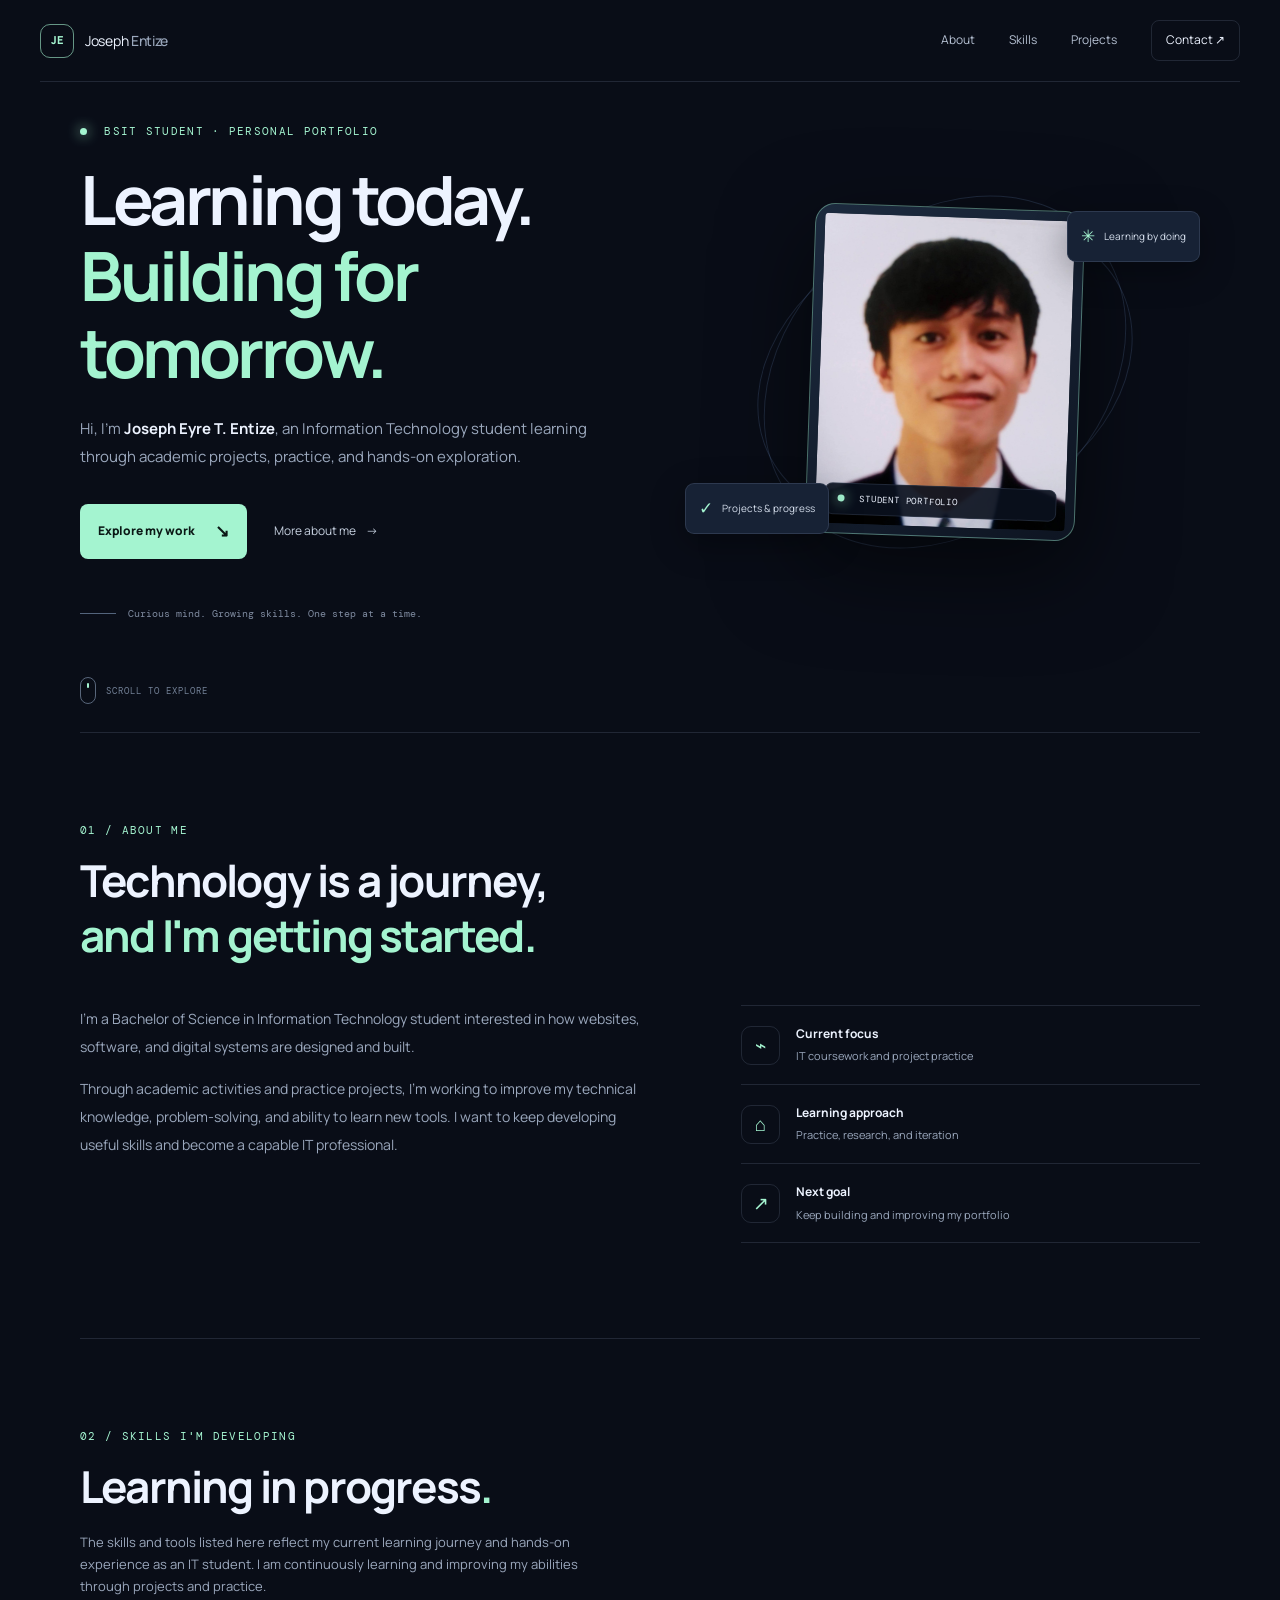
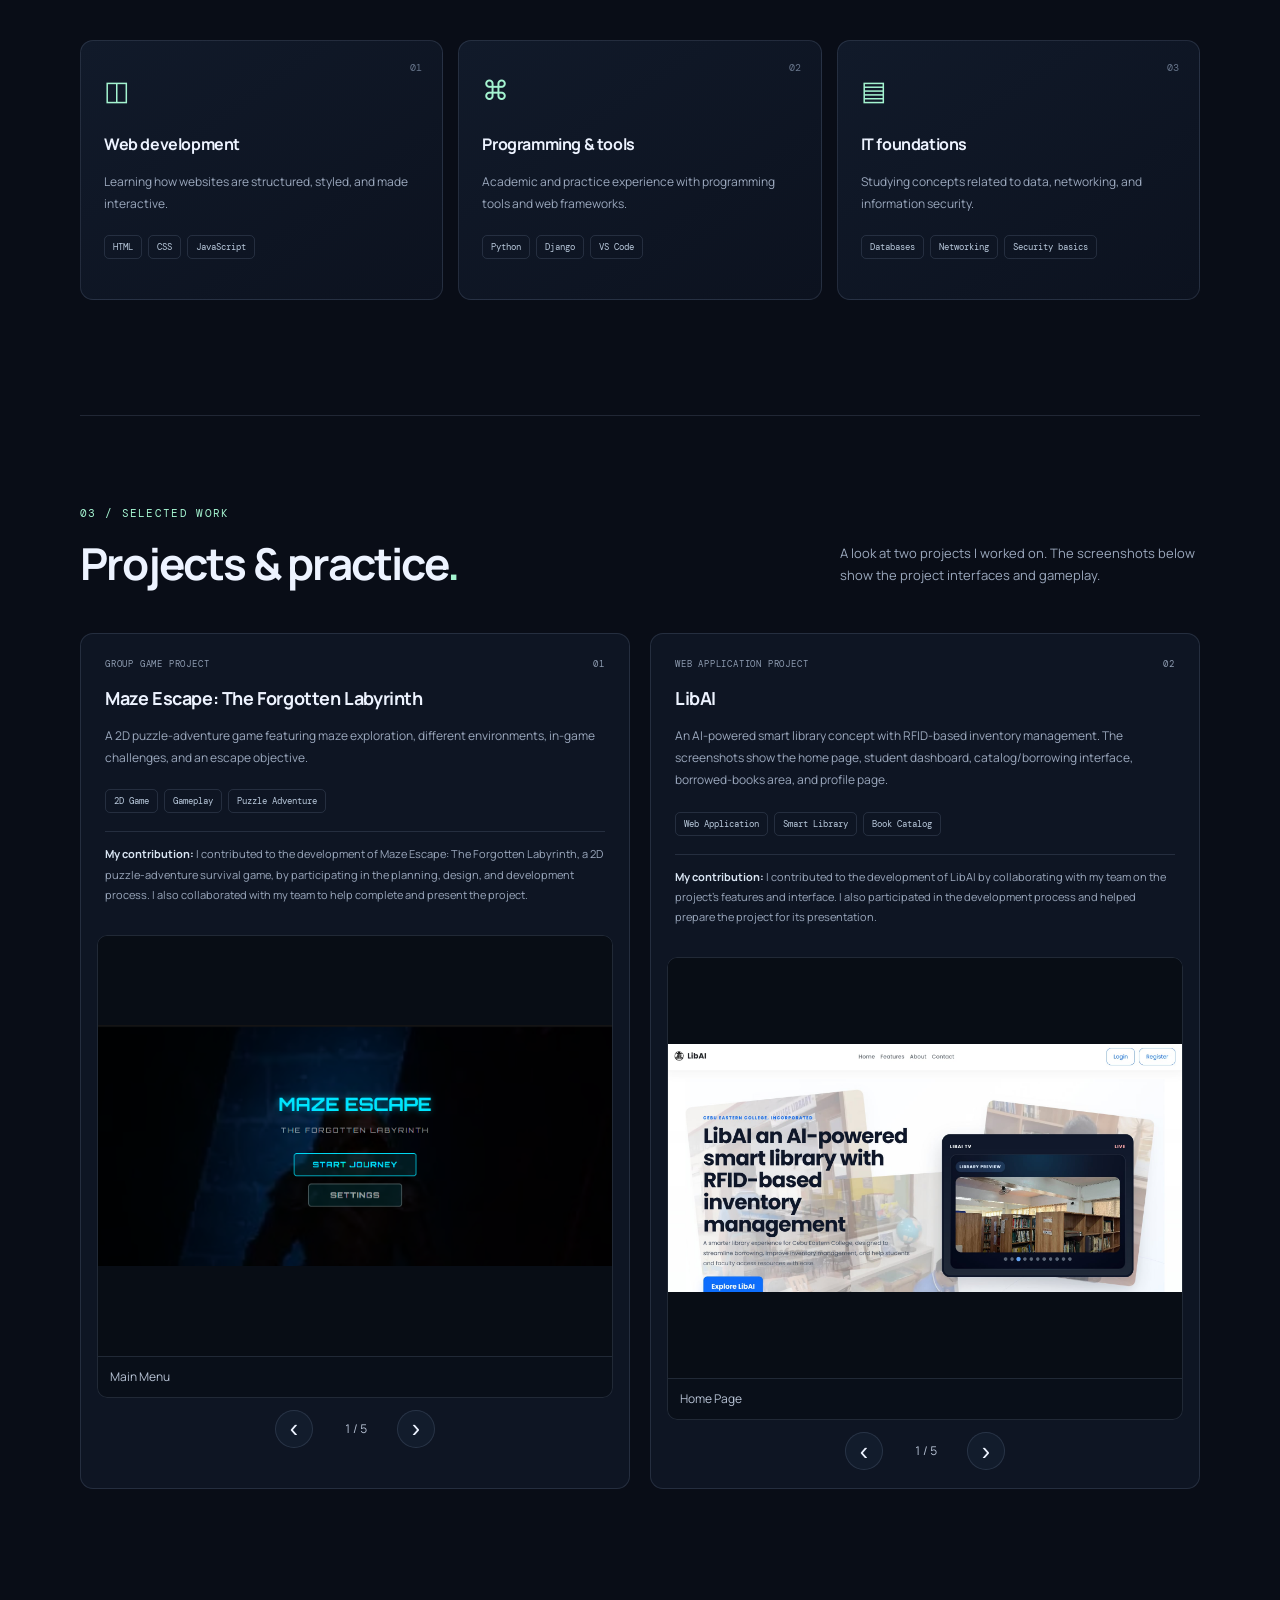
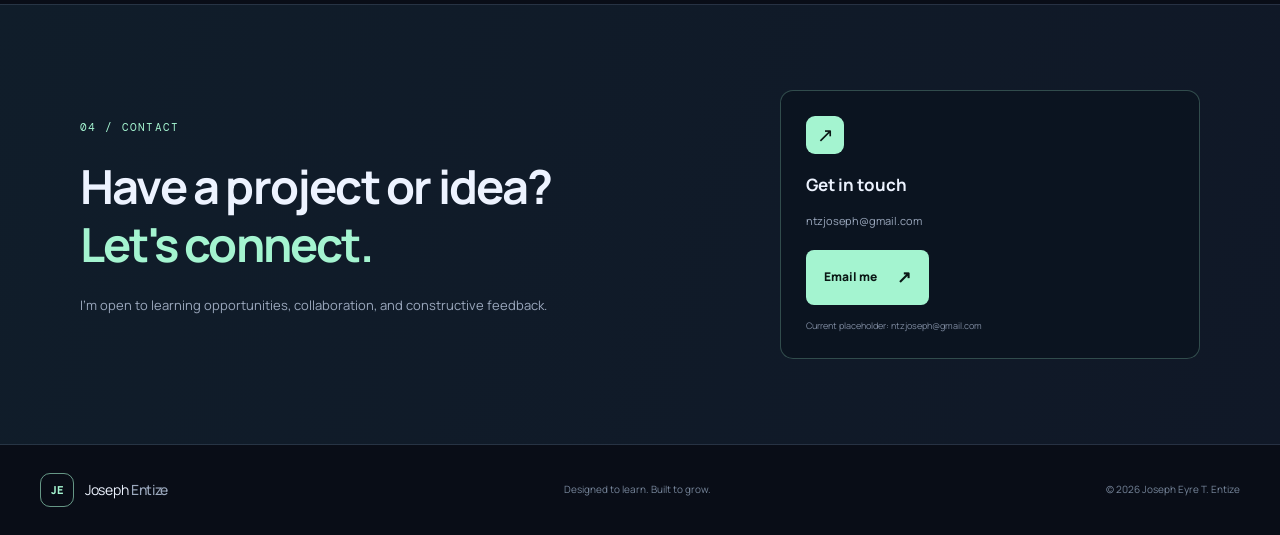
<file: index.html>
<!doctype html>
<html lang="en">
<head>
  <meta charset="utf-8">
  <meta name="viewport" content="width=device-width, initial-scale=1">
  <meta name="description" content="Student portfolio of Joseph Eyre T. Entize, an Information Technology student.">
  <title>Joseph Eyre T. Entize | Student Portfolio</title>
  <link rel="stylesheet" href="style.css">
  <script src="script.js" defer></script>
</head>
<body>
  <header class="site-header">
    <a class="brand" href="#home" aria-label="Go to home"><span class="brand-mark">JE</span><span>Joseph <b>Entize</b></span></a>
    <button class="menu-toggle" aria-label="Open navigation" aria-expanded="false">☰</button>
    <nav class="nav-links" aria-label="Main navigation">
      <a href="#about">About</a><a href="#skills">Skills</a><a href="#projects">Projects</a><a href="#contact" class="nav-contact">Contact ↗</a>
    </nav>
  </header>

  <main>
    <section class="hero section-wrap" id="home">
      <div class="hero-copy">
        <p class="eyebrow"><span class="status-dot"></span> BSIT STUDENT · PERSONAL PORTFOLIO</p>
        <h1>Learning today.<br><span>Building for tomorrow.</span></h1>
        <p class="hero-text">Hi, I'm <strong>Joseph Eyre T. Entize</strong>, an Information Technology student learning through academic projects, practice, and hands-on exploration.</p>
        <div class="hero-actions"><a class="button button-primary" href="#projects">Explore my work <span>↘</span></a><a class="text-link" href="#about">More about me <span>→</span></a></div>
        <div class="hero-note"><span class="note-line"></span><span>Curious mind. Growing skills. One step at a time.</span></div>
      </div>
      <div class="hero-visual">
        <div class="orbit orbit-a"></div><div class="orbit orbit-b"></div>
        <div class="profile-frame">
          <!-- Add your own photo: save it as images/profile-photo.jpg. See README.txt. -->
          <img class="profile-photo" src="Ma face.jpg" alt="Portrait of Joseph Eyre T. Entize" onerror="this.style.display='none';this.nextElementSibling.style.display='flex'">
          <div class="photo-placeholder"><span class="placeholder-icon">＋</span><b>Add your photo</b><small>Save your image as<br>images/profile-photo.jpg</small></div>
          <div class="photo-label"><span class="status-dot"></span> STUDENT PORTFOLIO</div>
        </div>
        <div class="floating-tag tag-top"><span>✳</span> Learning by doing</div>
        <div class="floating-tag tag-bottom"><span class="tag-check">✓</span> Projects & progress</div>
      </div>
      <a class="scroll-cue" href="#about"><span></span> SCROLL TO EXPLORE</a>
    </section>

    <section class="section-wrap section-block" id="about">
      <div class="section-heading"><p class="eyebrow">01 / ABOUT ME</p><h2>Technology is a journey,<br><span>and I'm getting started.</span></h2></div>
      <div class="about-grid">
        <div class="about-intro">
          <!-- EDIT THIS: Replace these paragraphs with a true description in your own words. -->
          <p>I'm a Bachelor of Science in Information Technology student interested in how websites, software, and digital systems are designed and built.</p>
          <p>Through academic activities and practice projects, I'm working to improve my technical knowledge, problem-solving, and ability to learn new tools. I want to keep developing useful skills and become a capable IT professional.</p>
        </div>
        <div class="about-facts">
          <div class="fact"><span class="fact-icon">⌁</span><div><b>Current focus</b><small>IT coursework and project practice</small></div></div>
          <div class="fact"><span class="fact-icon">⌂</span><div><b>Learning approach</b><small>Practice, research, and iteration</small></div></div>
          <div class="fact"><span class="fact-icon">↗</span><div><b>Next goal</b><small>Keep building and improving my portfolio</small></div></div>
        </div>
      </div>
    </section>

    <section class="section-wrap section-block" id="skills">
      <div class="section-heading"><p class="eyebrow">02 / SKILLS I'M DEVELOPING</p><h2>Learning in progress<span>.</span></h2><p class="section-subtitle">The skills and tools listed here reflect my current learning journey and hands-on experience as an IT student. I am continuously learning and improving my abilities through projects and practice.</p></div>
      <div class="skills-grid">
        <article class="skill-card"><span class="skill-number">01</span><div class="skill-symbol">◫</div><h3>Web development</h3><p>Learning how websites are structured, styled, and made interactive.</p><div class="skill-tags"><span>HTML</span><span>CSS</span><span>JavaScript</span></div></article>
        <article class="skill-card"><span class="skill-number">02</span><div class="skill-symbol">⌘</div><h3>Programming & tools</h3><p>Academic and practice experience with programming tools and web frameworks.</p><div class="skill-tags"><span>Python</span><span>Django</span><span>VS Code</span></div></article>
        <article class="skill-card"><span class="skill-number">03</span><div class="skill-symbol">▤</div><h3>IT foundations</h3><p>Studying concepts related to data, networking, and information security.</p><div class="skill-tags"><span>Databases</span><span>Networking</span><span>Security basics</span></div></article>
      </div>
      <p class="small-reminder"></p>
    </section>

    <section class="section-wrap section-block" id="projects">
      <div class="section-heading project-heading"><div><p class="eyebrow">03 / SELECTED WORK</p><h2>Projects & practice<span>.</span></h2></div><p class="section-subtitle">A look at two projects I worked on. The screenshots below show the project interfaces and gameplay.</p></div>
      <div class="projects-grid">
        <article class="project-card">
          <div class="project-info"><div class="project-meta"><span>GROUP GAME PROJECT</span><span>01</span></div><h3>Maze Escape: The Forgotten Labyrinth</h3><p>A 2D puzzle-adventure game featuring maze exploration, different environments, in-game challenges, and an escape objective.</p><div class="project-tags"><span>2D Game</span><span>Gameplay</span><span>Puzzle Adventure</span></div><p class="project-contribution"><b>My contribution:</b> I contributed to the development of Maze Escape: The Forgotten Labyrinth, a 2D puzzle-adventure survival game, by participating in the planning, design, and development process. I also collaborated with my team to help complete and present the project.</p></div>
          <div class="project-slider" data-slider="maze-gallery" aria-label="Maze Escape screenshots">
            <div class="project-gallery">
              <figure><img src="main-menu.png" alt="Maze Escape main menu"><figcaption>Main Menu</figcaption></figure>
              <figure><img src="gameplay.png" alt="Maze Escape gameplay view"><figcaption>Gameplay</figcaption></figure>
              <figure><img src="special-feature.png" alt="Maze Escape Frozen Snowland level"><figcaption>Special Feature / Level</figcaption></figure>
              <figure><img src="ending.png" alt="Maze Escape ending sequence"><figcaption>Ending Sequence</figcaption></figure>
              <figure><img src="completed-level.png" alt="Maze Escape level completion screen"><figcaption>Completed Level</figcaption></figure>
            </div>
            <div class="slider-controls"><button type="button" class="slider-btn" data-direction="prev" aria-label="Previous Maze Escape screenshot">‹</button><span class="slider-count" aria-live="polite">1 / 5</span><button type="button" class="slider-btn" data-direction="next" aria-label="Next Maze Escape screenshot">›</button></div>
          </div>
        </article>
        <article class="project-card">
          <div class="project-info"><div class="project-meta"><span>WEB APPLICATION PROJECT</span><span>02</span></div><h3>LibAI</h3><p>An AI-powered smart library concept with RFID-based inventory management. The screenshots show the home page, student dashboard, catalog/borrowing interface, borrowed-books area, and profile page.</p><div class="project-tags"><span>Web Application</span><span>Smart Library</span><span>Book Catalog</span></div><p class="project-contribution"><b>My contribution:</b> I contributed to the development of LibAI by collaborating with my team on the project's features and interface. I also participated in the development process and helped prepare the project for its presentation.</p></div>
          <div class="project-slider" data-slider="libai-gallery" aria-label="LibAI screenshots">
            <div class="project-gallery">
              <figure><img src="home-page.jpg" alt="LibAI home page"><figcaption>Home Page</figcaption></figure>
              <figure><img src="main-interface.jpg" alt="LibAI main interface"><figcaption>Main Interface</figcaption></figure>
              <figure><img src="borrowing-page.jpg" alt="LibAI borrowing page"><figcaption>Borrowing Page</figcaption></figure>
              <figure><img src="borrowed-books-page.jpg" alt="LibAI borrowed books page"><figcaption>Borrowed Books</figcaption></figure>
              <figure><img src="profile-page-redacted.jpg" alt="LibAI profile page with personal details obscured"><figcaption>Profile Page</figcaption></figure>
            </div>
            <div class="slider-controls"><button type="button" class="slider-btn" data-direction="prev" aria-label="Previous LibAI screenshot">‹</button><span class="slider-count" aria-live="polite">1 / 5</span><button type="button" class="slider-btn" data-direction="next" aria-label="Next LibAI screenshot">›</button></div>
          </div>
        </article>
      </div>
      <p class="project-reminder"></p>
    </section>

    <section class="contact-section" id="contact"><div class="section-wrap contact-inner"><div><p class="eyebrow">04 / CONTACT</p><h2>Have a project or idea?<br><span>Let's connect.</span></h2><p class="contact-copy">I'm open to learning opportunities, collaboration, and constructive feedback.</p></div><div class="contact-panel"><span class="contact-icon">↗</span><h3>Get in touch</h3><p>ntzjoseph@gmail.com</p><a class="button button-primary" href="mailto:YOUR_EMAIL@example.com">Email me <span>↗</span></a><small>Current placeholder: ntzjoseph@gmail.com</small></div></div></section>
  </main>
  <footer class="site-footer"><a class="brand" href="#home"><span class="brand-mark">JE</span><span>Joseph <b>Entize</b></span></a><p>Designed to learn. Built to grow.</p><span>© <span id="year">2026</span> Joseph Eyre T. Entize</span></footer>
</body>
</html>
</file>
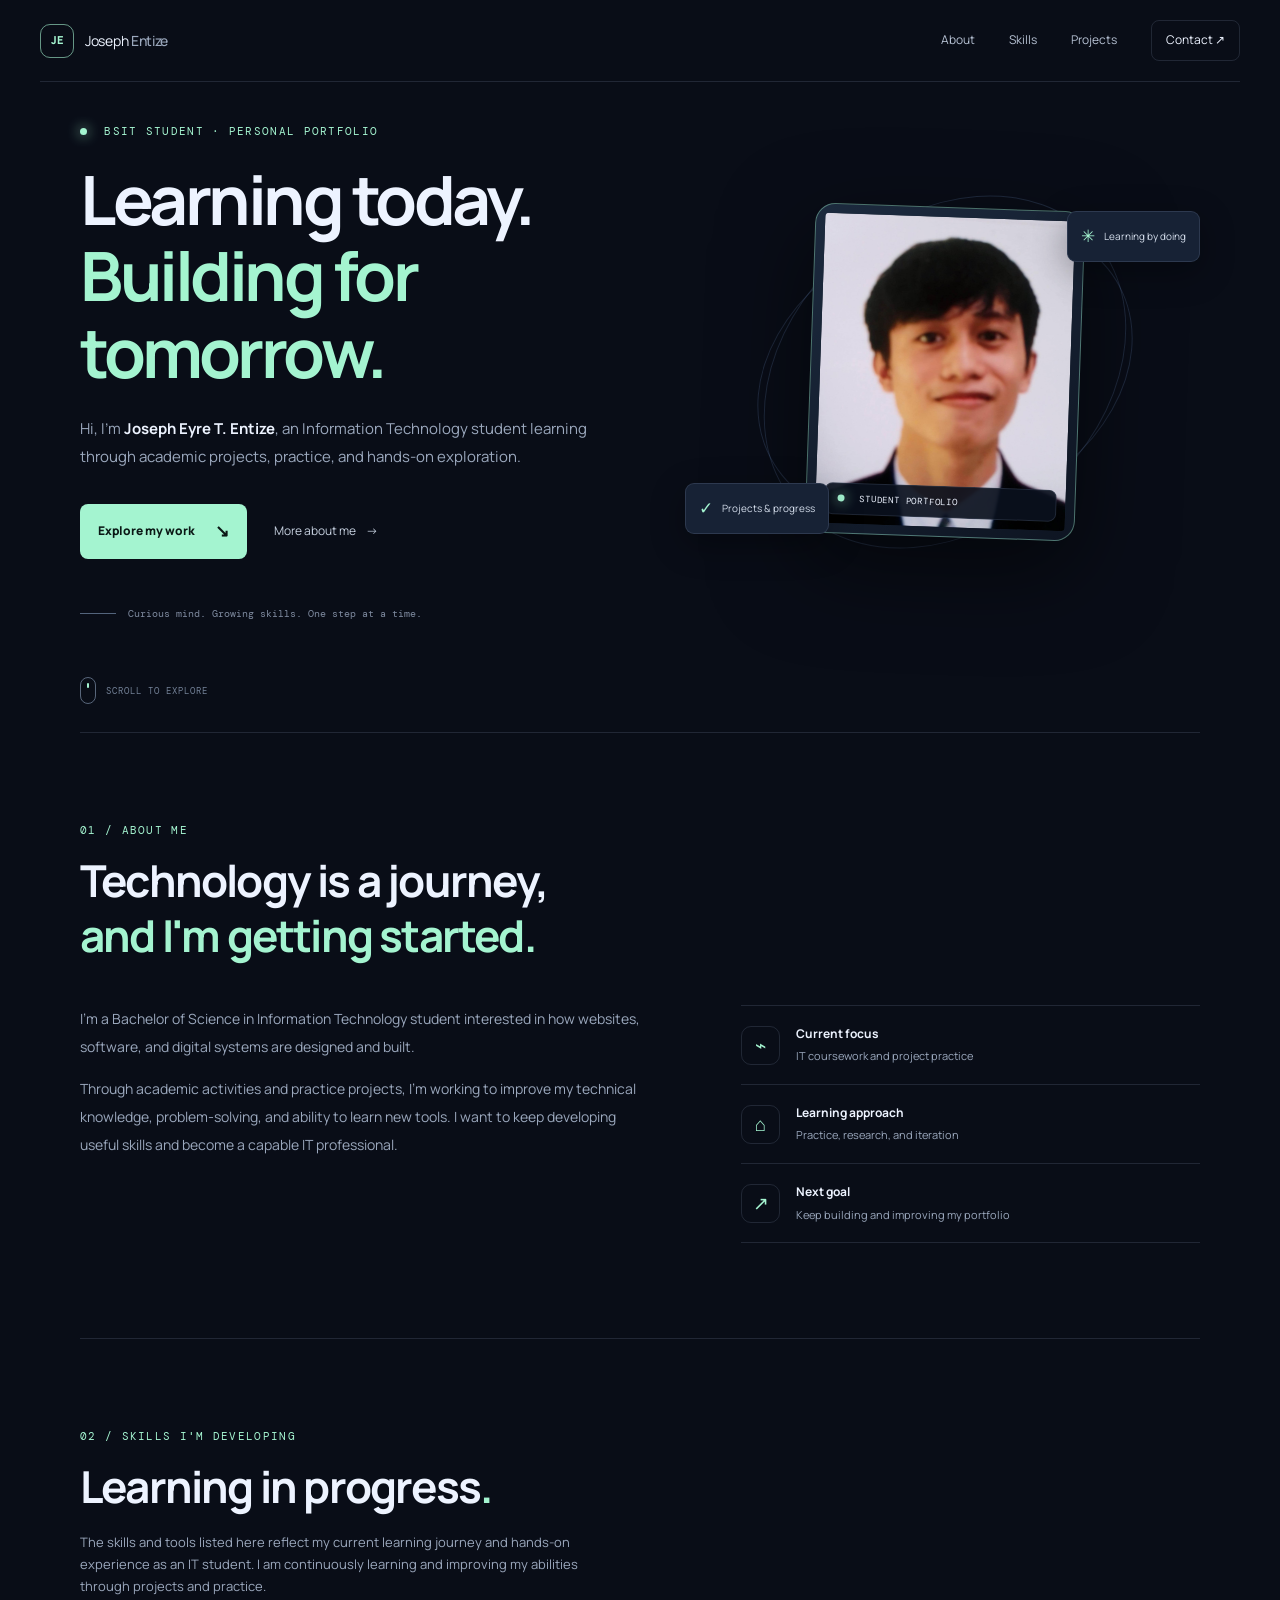
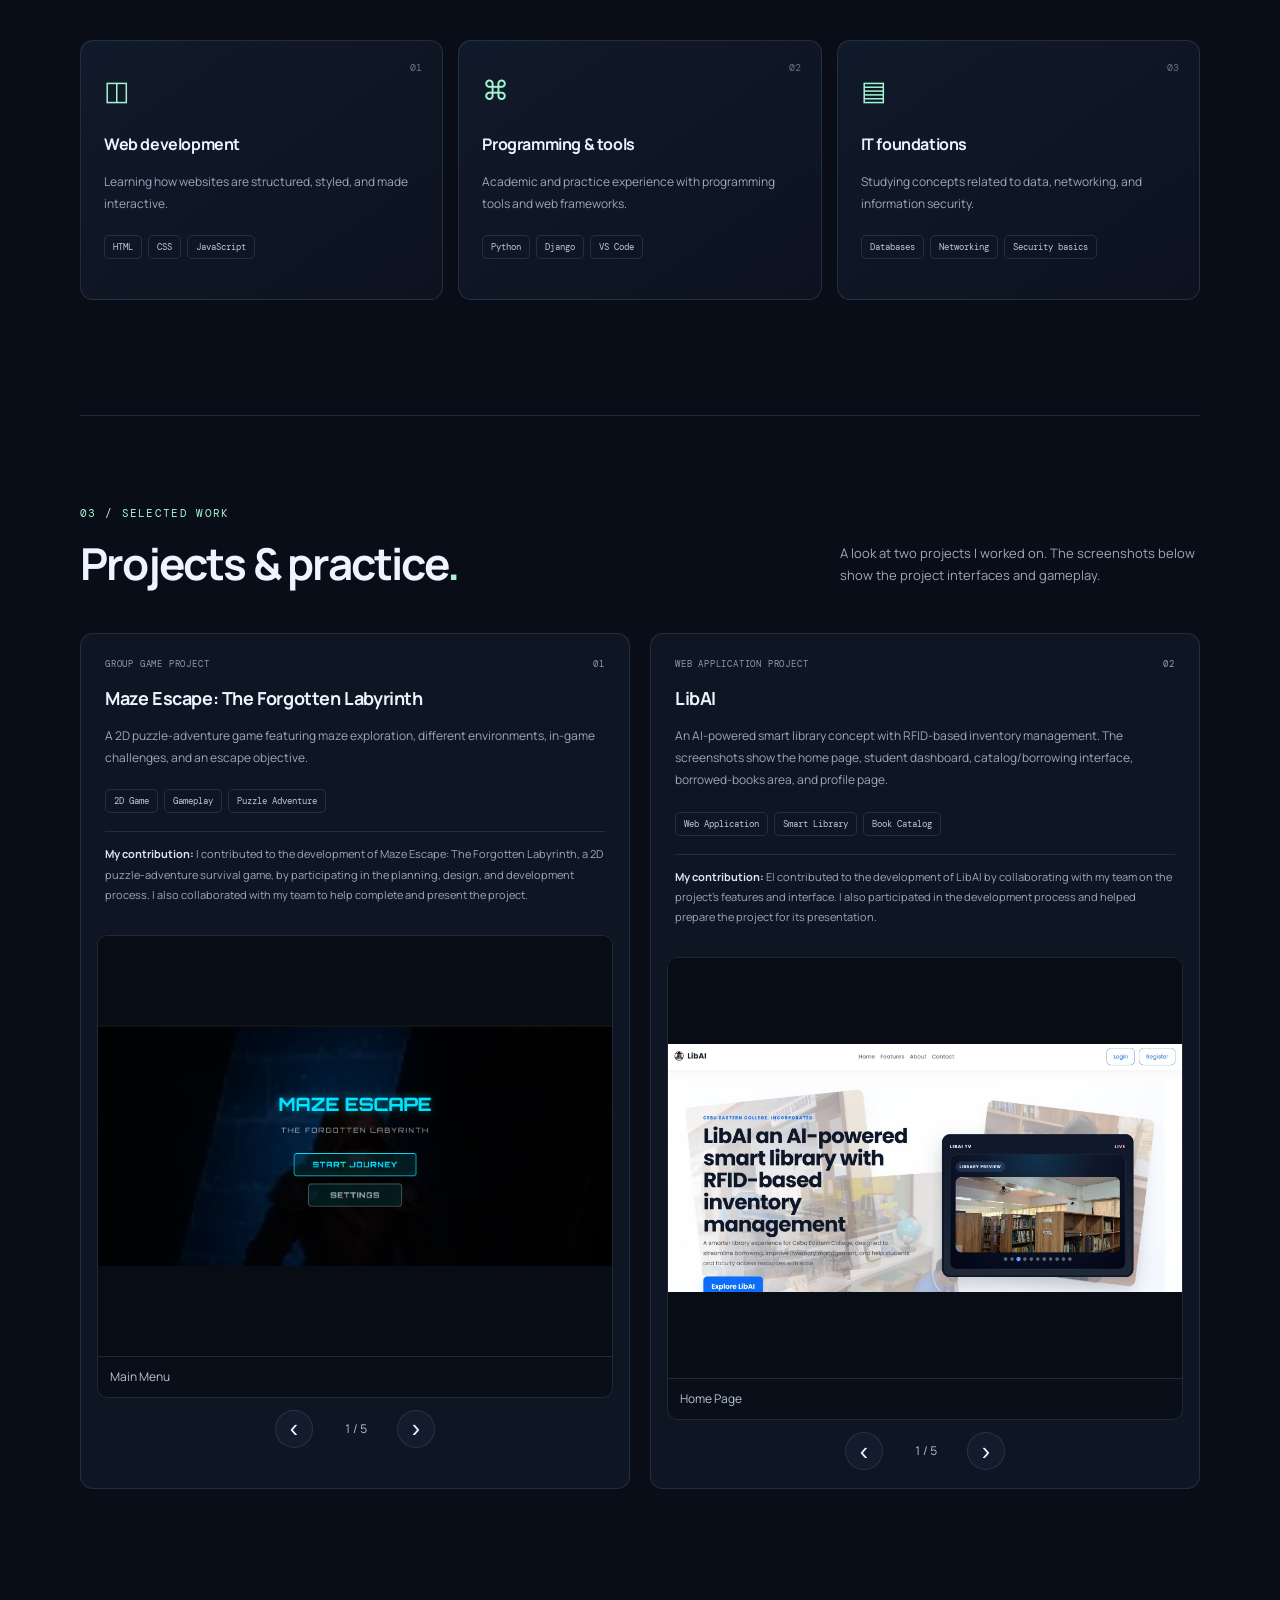
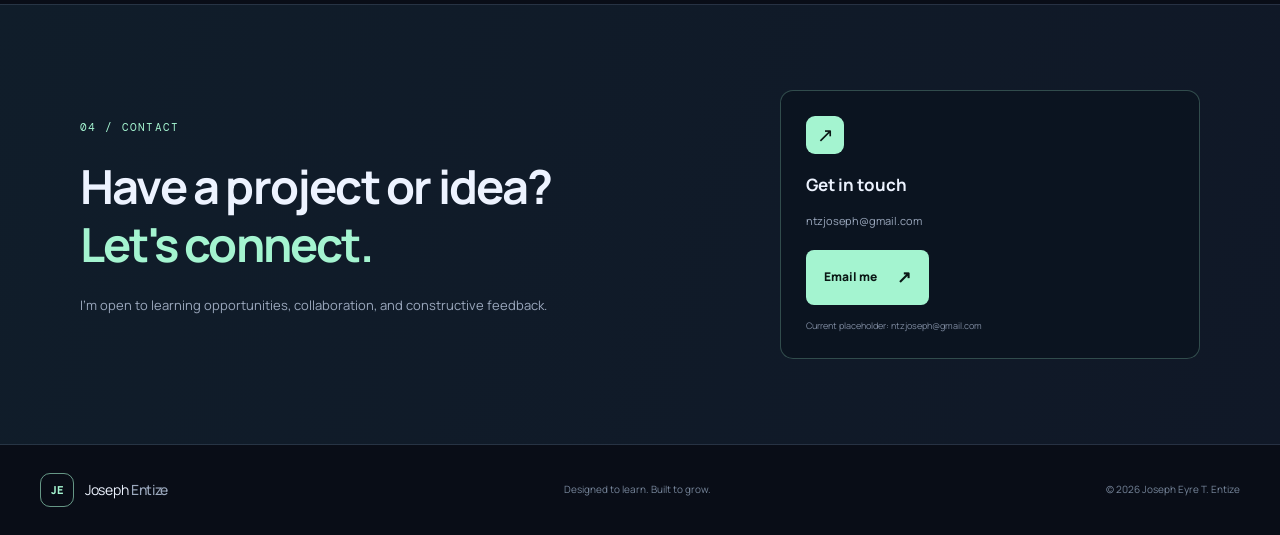
<file: Joseph-Portfolio/index.html>
<!doctype html>
<html lang="en">
<head>
  <meta charset="utf-8">
  <meta name="viewport" content="width=device-width, initial-scale=1">
  <meta name="description" content="Student portfolio of Joseph Eyre T. Entize, an Information Technology student.">
  <title>Joseph Eyre T. Entize | Student Portfolio</title>
  <link rel="stylesheet" href="style.css">
  <script src="script.js" defer></script>
</head>
<body>
  <header class="site-header">
    <a class="brand" href="#home" aria-label="Go to home"><span class="brand-mark">JE</span><span>Joseph <b>Entize</b></span></a>
    <button class="menu-toggle" aria-label="Open navigation" aria-expanded="false">☰</button>
    <nav class="nav-links" aria-label="Main navigation">
      <a href="#about">About</a><a href="#skills">Skills</a><a href="#projects">Projects</a><a href="#contact" class="nav-contact">Contact ↗</a>
    </nav>
  </header>

  <main>
    <section class="hero section-wrap" id="home">
      <div class="hero-copy">
        <p class="eyebrow"><span class="status-dot"></span> BSIT STUDENT · PERSONAL PORTFOLIO</p>
        <h1>Learning today.<br><span>Building for tomorrow.</span></h1>
        <p class="hero-text">Hi, I'm <strong>Joseph Eyre T. Entize</strong>, an Information Technology student learning through academic projects, practice, and hands-on exploration.</p>
        <div class="hero-actions"><a class="button button-primary" href="#projects">Explore my work <span>↘</span></a><a class="text-link" href="#about">More about me <span>→</span></a></div>
        <div class="hero-note"><span class="note-line"></span><span>Curious mind. Growing skills. One step at a time.</span></div>
      </div>
      <div class="hero-visual">
        <div class="orbit orbit-a"></div><div class="orbit orbit-b"></div>
        <div class="profile-frame">
          <!-- Add your own photo: save it as images/profile-photo.jpg. See README.txt. -->
          <img class="profile-photo" src="images/Ma face.jpg" alt="Portrait of Joseph Eyre T. Entize" onerror="this.style.display='none';this.nextElementSibling.style.display='flex'">
          <div class="photo-placeholder"><span class="placeholder-icon">＋</span><b>Add your photo</b><small>Save your image as<br>images/profile-photo.jpg</small></div>
          <div class="photo-label"><span class="status-dot"></span> STUDENT PORTFOLIO</div>
        </div>
        <div class="floating-tag tag-top"><span>✳</span> Learning by doing</div>
        <div class="floating-tag tag-bottom"><span class="tag-check">✓</span> Projects & progress</div>
      </div>
      <a class="scroll-cue" href="#about"><span></span> SCROLL TO EXPLORE</a>
    </section>

    <section class="section-wrap section-block" id="about">
      <div class="section-heading"><p class="eyebrow">01 / ABOUT ME</p><h2>Technology is a journey,<br><span>and I'm getting started.</span></h2></div>
      <div class="about-grid">
        <div class="about-intro">
          <!-- EDIT THIS: Replace these paragraphs with a true description in your own words. -->
          <p>I'm a Bachelor of Science in Information Technology student interested in how websites, software, and digital systems are designed and built.</p>
          <p>Through academic activities and practice projects, I'm working to improve my technical knowledge, problem-solving, and ability to learn new tools. I want to keep developing useful skills and become a capable IT professional.</p>
        </div>
        <div class="about-facts">
          <div class="fact"><span class="fact-icon">⌁</span><div><b>Current focus</b><small>IT coursework and project practice</small></div></div>
          <div class="fact"><span class="fact-icon">⌂</span><div><b>Learning approach</b><small>Practice, research, and iteration</small></div></div>
          <div class="fact"><span class="fact-icon">↗</span><div><b>Next goal</b><small>Keep building and improving my portfolio</small></div></div>
        </div>
      </div>
    </section>

    <section class="section-wrap section-block" id="skills">
      <div class="section-heading"><p class="eyebrow">02 / SKILLS I'M DEVELOPING</p><h2>Learning in progress<span>.</span></h2><p class="section-subtitle">The skills and tools listed here reflect my current learning journey and hands-on experience as an IT student. I am continuously learning and improving my abilities through projects and practice.</p></div>
      <div class="skills-grid">
        <article class="skill-card"><span class="skill-number">01</span><div class="skill-symbol">◫</div><h3>Web development</h3><p>Learning how websites are structured, styled, and made interactive.</p><div class="skill-tags"><span>HTML</span><span>CSS</span><span>JavaScript</span></div></article>
        <article class="skill-card"><span class="skill-number">02</span><div class="skill-symbol">⌘</div><h3>Programming & tools</h3><p>Academic and practice experience with programming tools and web frameworks.</p><div class="skill-tags"><span>Python</span><span>Django</span><span>VS Code</span></div></article>
        <article class="skill-card"><span class="skill-number">03</span><div class="skill-symbol">▤</div><h3>IT foundations</h3><p>Studying concepts related to data, networking, and information security.</p><div class="skill-tags"><span>Databases</span><span>Networking</span><span>Security basics</span></div></article>
      </div>
      <p class="small-reminder"></p>
    </section>

    <section class="section-wrap section-block" id="projects">
      <div class="section-heading project-heading"><div><p class="eyebrow">03 / SELECTED WORK</p><h2>Projects & practice<span>.</span></h2></div><p class="section-subtitle">A look at two projects I worked on. The screenshots below show the project interfaces and gameplay.</p></div>
      <div class="projects-grid">
        <article class="project-card">
          <div class="project-info"><div class="project-meta"><span>GROUP GAME PROJECT</span><span>01</span></div><h3>Maze Escape: The Forgotten Labyrinth</h3><p>A 2D puzzle-adventure game featuring maze exploration, different environments, in-game challenges, and an escape objective.</p><div class="project-tags"><span>2D Game</span><span>Gameplay</span><span>Puzzle Adventure</span></div><p class="project-contribution"><b>My contribution:</b> I contributed to the development of Maze Escape: The Forgotten Labyrinth, a 2D puzzle-adventure survival game, by participating in the planning, design, and development process. I also collaborated with my team to help complete and present the project.</p></div>
          <div class="project-slider" data-slider="maze-gallery" aria-label="Maze Escape screenshots">
            <div class="project-gallery">
              <figure><img src="images/maze/main-menu.png" alt="Maze Escape main menu"><figcaption>Main Menu</figcaption></figure>
              <figure><img src="images/maze/gameplay.png" alt="Maze Escape gameplay view"><figcaption>Gameplay</figcaption></figure>
              <figure><img src="images/maze/special-feature.png" alt="Maze Escape Frozen Snowland level"><figcaption>Special Feature / Level</figcaption></figure>
              <figure><img src="images/maze/ending.png" alt="Maze Escape ending sequence"><figcaption>Ending Sequence</figcaption></figure>
              <figure><img src="images/maze/completed-level.png" alt="Maze Escape level completion screen"><figcaption>Completed Level</figcaption></figure>
            </div>
            <div class="slider-controls"><button type="button" class="slider-btn" data-direction="prev" aria-label="Previous Maze Escape screenshot">‹</button><span class="slider-count" aria-live="polite">1 / 5</span><button type="button" class="slider-btn" data-direction="next" aria-label="Next Maze Escape screenshot">›</button></div>
          </div>
        </article>
        <article class="project-card">
          <div class="project-info"><div class="project-meta"><span>WEB APPLICATION PROJECT</span><span>02</span></div><h3>LibAI</h3><p>An AI-powered smart library concept with RFID-based inventory management. The screenshots show the home page, student dashboard, catalog/borrowing interface, borrowed-books area, and profile page.</p><div class="project-tags"><span>Web Application</span><span>Smart Library</span><span>Book Catalog</span></div><p class="project-contribution"><b>My contribution:</b> EI contributed to the development of LibAI by collaborating with my team on the project's features and interface. I also participated in the development process and helped prepare the project for its presentation.</p></div>
          <div class="project-slider" data-slider="libai-gallery" aria-label="LibAI screenshots">
            <div class="project-gallery">
              <figure><img src="images/libai/home-page.jpg" alt="LibAI home page"><figcaption>Home Page</figcaption></figure>
              <figure><img src="images/libai/main-interface.jpg" alt="LibAI main interface"><figcaption>Main Interface</figcaption></figure>
              <figure><img src="images/libai/borrowing-page.jpg" alt="LibAI borrowing page"><figcaption>Borrowing Page</figcaption></figure>
              <figure><img src="images/libai/borrowed-books-page.jpg" alt="LibAI borrowed books page"><figcaption>Borrowed Books</figcaption></figure>
              <figure><img src="images/libai/profile-page-redacted.jpg" alt="LibAI profile page with personal details obscured"><figcaption>Profile Page (private details hidden)</figcaption></figure>
            </div>
            <div class="slider-controls"><button type="button" class="slider-btn" data-direction="prev" aria-label="Previous LibAI screenshot">‹</button><span class="slider-count" aria-live="polite">1 / 5</span><button type="button" class="slider-btn" data-direction="next" aria-label="Next LibAI screenshot">›</button></div>
          </div>
        </article>
      </div>
      <p class="project-reminder"></p>
    </section>

    <section class="contact-section" id="contact"><div class="section-wrap contact-inner"><div><p class="eyebrow">04 / CONTACT</p><h2>Have a project or idea?<br><span>Let's connect.</span></h2><p class="contact-copy">I'm open to learning opportunities, collaboration, and constructive feedback.</p></div><div class="contact-panel"><span class="contact-icon">↗</span><h3>Get in touch</h3><p>ntzjoseph@gmail.com</p><a class="button button-primary" href="mailto:YOUR_EMAIL@example.com">Email me <span>↗</span></a><small>Current placeholder: ntzjoseph@gmail.com</small></div></div></section>
  </main>
  <footer class="site-footer"><a class="brand" href="#home"><span class="brand-mark">JE</span><span>Joseph <b>Entize</b></span></a><p>Designed to learn. Built to grow.</p><span>© <span id="year">2026</span> Joseph Eyre T. Entize</span></footer>
</body>
</html>
</file>
<file: style.css>
@import url('https://fonts.googleapis.com/css2?family=DM+Mono:wght@400;500&family=Manrope:wght@400;500;600;700;800&display=swap');
:root{--bg:#090d17;--panel:#101726;--panel2:#141e30;--text:#edf3ff;--muted:#9ba8bd;--line:rgba(179,198,230,.14);--accent:#a4f4d0;--blue:#91baff;--mono:'DM Mono',monospace;--font:'Manrope',Arial,sans-serif}
*{box-sizing:border-box}html{scroll-behavior:smooth;scroll-padding-top:90px}body{margin:0;background:var(--bg);color:var(--text);font-family:var(--font);line-height:1.7;overflow-x:hidden}a{color:inherit;text-decoration:none}.site-header{height:82px;width:min(1200px,calc(100% - 48px));margin:auto;display:flex;align-items:center;justify-content:space-between;border-bottom:1px solid var(--line);position:relative;z-index:5}.brand{display:flex;gap:11px;align-items:center;font-size:14px;letter-spacing:-.3px}.brand b{color:var(--muted);font-weight:500}.brand-mark{width:34px;height:34px;display:grid;place-items:center;border:1px solid rgba(164,244,208,.6);color:var(--accent);font-size:11px;font-weight:800;border-radius:10px}.nav-links{display:flex;align-items:center;gap:34px;font-size:12px;color:#b7c2d4}.nav-links a:hover,.text-link:hover{color:var(--accent)}.nav-contact{border:1px solid var(--line);border-radius:8px;padding:9px 14px;color:var(--text)}.menu-toggle{display:none;background:transparent;border:1px solid var(--line);color:var(--text);font-size:20px;border-radius:8px;padding:5px 10px}.section-wrap{width:min(1120px,calc(100% - 48px));margin-inline:auto}.hero{min-height:650px;display:grid;grid-template-columns:1.05fr .95fr;align-items:center;gap:45px;position:relative;padding-top:20px;padding-bottom:90px}.eyebrow{font:11px var(--mono);letter-spacing:1.3px;color:var(--accent);margin:0 0 23px}.status-dot{display:inline-block;width:7px;height:7px;border-radius:50%;background:var(--accent);margin-right:9px;box-shadow:0 0 13px #a4f4d0}.hero h1{font-size:clamp(42px,5.5vw,68px);letter-spacing:-3.5px;line-height:1.12;margin:0 0 25px;font-weight:700}.hero h1 span,.section-heading h2 span,.contact-inner h2 span{color:var(--accent)}.hero-text{max-width:510px;font-size:15px;color:var(--muted);line-height:1.9}.hero-text strong{color:var(--text)}.hero-actions{display:flex;gap:27px;align-items:center;margin-top:32px}.button{display:inline-flex;align-items:center;gap:20px;padding:13px 18px;border-radius:8px;font-size:12px;font-weight:800;transition:transform .2s,background .2s}.button:hover{transform:translateY(-2px)}.button-primary{background:var(--accent);color:#0a1715}.button-primary span{font-size:17px}.text-link{font-size:12px;color:#c5cfde}.text-link span{margin-left:8px}.hero-note{display:flex;align-items:center;gap:12px;color:#7f8ba0;font:10px var(--mono);margin-top:48px}.note-line{height:1px;width:36px;background:#53647c}.hero-visual{height:430px;position:relative;display:grid;place-items:center}.orbit{position:absolute;border:1px solid rgba(145,186,255,.16);border-radius:50%;transform:rotate(-24deg)}.orbit-a{width:390px;height:290px}.orbit-b{width:310px;height:400px;transform:rotate(48deg)}.profile-frame{width:270px;height:330px;position:relative;border-radius:20px;border:1px solid rgba(164,244,208,.4);padding:9px;background:linear-gradient(145deg,#1c2a3e,#0e1522);box-shadow:0 30px 90px #0008;transform:rotate(2deg);overflow:hidden}.profile-photo{width:100%;height:100%;object-fit:cover;border-radius:13px;position:absolute;inset:0;padding:9px}.photo-placeholder{width:100%;height:100%;border-radius:13px;display:flex;flex-direction:column;align-items:center;justify-content:center;text-align:center;background:radial-gradient(ellipse at 50% 35%,#263f4a,#101a2a 70%);color:var(--text);gap:8px}.placeholder-icon{width:50px;height:50px;display:grid;place-items:center;border:1px dashed var(--accent);border-radius:50%;font-size:25px;color:var(--accent)}.photo-placeholder b{font-size:13px}.photo-placeholder small{font-size:10px;line-height:1.7;color:var(--muted)}.photo-label{position:absolute;bottom:18px;left:18px;right:18px;background:#0a111ee8;border:1px solid var(--line);border-radius:8px;padding:9px 12px;font:9px var(--mono);letter-spacing:.8px}.floating-tag{position:absolute;display:flex;align-items:center;gap:9px;background:#172235;border:1px solid var(--line);padding:10px 13px;border-radius:9px;box-shadow:0 10px 35px #0005;font-size:10px;color:#d6dfed}.tag-top{top:54px;right:0}.tag-top span{color:var(--accent);font-size:17px}.tag-bottom{bottom:53px;left:-4px}.tag-check{color:var(--accent);font-size:17px}.scroll-cue{position:absolute;bottom:28px;left:0;display:flex;align-items:center;gap:10px;color:#738197;font:9px var(--mono);letter-spacing:1px}.scroll-cue span{height:27px;width:16px;border:1px solid #58667b;border-radius:10px;position:relative}.scroll-cue span:after{content:'';position:absolute;top:5px;left:6px;width:2px;height:5px;background:var(--accent);border-radius:2px}.section-block{padding-top:90px;padding-bottom:95px;border-top:1px solid var(--line)}.section-heading{margin-bottom:42px}.section-heading .eyebrow{margin-bottom:16px}.section-heading h2,.contact-inner h2{font-size:clamp(30px,4vw,44px);letter-spacing:-1.8px;line-height:1.25;margin:0;font-weight:700}.section-heading h2 span{color:var(--accent)}.about-grid{display:grid;grid-template-columns:1.1fr .9fr;gap:100px}.about-intro p{color:var(--muted);font-size:14px;line-height:2;margin-top:0}.about-facts{border-top:1px solid var(--line)}.fact{display:flex;align-items:center;gap:16px;padding:18px 0;border-bottom:1px solid var(--line)}.fact-icon{width:39px;height:39px;display:grid;place-items:center;border:1px solid var(--line);border-radius:10px;color:var(--accent);font-size:19px}.fact b,.fact small{display:block}.fact b{font-size:12px}.fact small{font-size:11px;color:var(--muted);margin-top:3px}.section-subtitle{color:var(--muted);font-size:13px;max-width:510px;margin:17px 0 0}.skills-grid{display:grid;grid-template-columns:repeat(3,1fr);gap:15px}.skill-card{position:relative;background:linear-gradient(145deg,#111a2a,#0c121f);border:1px solid var(--line);padding:26px 23px;border-radius:13px;min-height:260px}.skill-number{position:absolute;right:20px;top:20px;color:#68768c;font:10px var(--mono)}.skill-symbol{font-size:27px;color:var(--accent);margin-bottom:19px}.skill-card h3,.project-info h3{font-size:16px;margin:0 0 9px;letter-spacing:-.4px}.skill-card p,.project-info>p{font-size:12px;color:var(--muted);line-height:1.85}.skill-tags,.project-tags{display:flex;flex-wrap:wrap;gap:6px;margin-top:20px}.skill-tags span,.project-tags span{font:9px var(--mono);color:#b9c9dc;border:1px solid var(--line);padding:5px 8px;border-radius:5px}.small-reminder,.project-reminder{font-size:10px;color:#8e9cb1;line-height:1.8;margin-top:20px}.project-heading{display:flex;justify-content:space-between;align-items:end;gap:35px}.project-heading .section-subtitle{max-width:360px;margin:0 0 4px}.projects-grid{display:grid;grid-template-columns:repeat(2,1fr);gap:20px}.project-card{border:1px solid var(--line);border-radius:13px;overflow:hidden;background:#0e1523}.project-featured{grid-column:span 2;display:grid;grid-template-columns:1fr 1fr}.project-art{height:220px;position:relative;display:grid;place-items:center;overflow:hidden}.project-featured .project-art{height:100%;min-height:300px}.art-planner{background:radial-gradient(ellipse at 50% 50%,#2c4e5a,#152b3a 48%,#0d1727)}.mock-window{width:77%;height:175px;background:#0b1422;border:1px solid #60788a;border-radius:9px;box-shadow:0 20px 45px #0006;overflow:hidden;transform:rotate(-3deg)}.mock-top{height:26px;background:#19283a;display:flex;align-items:center;gap:4px;padding:0 9px}.mock-top b{font-size:8px;color:#dbe8f4;margin-left:10px}.mock-top span{width:5px;height:5px;background:#607087;border-radius:50%}.mock-body{display:flex;height:calc(100% - 26px)}.mock-sidebar{width:22%;background:#111d2d;border-right:1px solid #24364a;padding:16px 8px}.mock-sidebar i{display:block;height:5px;width:70%;background:#38546a;border-radius:3px;margin-bottom:13px}.mock-sidebar i:first-child{background:#a4f4d0}.mock-content{padding:14px;width:78%}.mock-content small{display:block;color:#a4f4d0;font:7px var(--mono);margin-bottom:6px}.mock-content>b{font-size:12px}.task-row{display:flex;gap:8px;align-items:center;margin-top:12px}.task-row i{width:8px;height:8px;border:1px solid #a4f4d0;border-radius:3px}.task-row span{height:5px;width:65%;background:#3b4d62;border-radius:3px}.art-label{position:absolute;bottom:15px;left:18px;font:9px var(--mono);letter-spacing:1px;color:#c4d4e3}.art-maze{background:radial-gradient(ellipse at center,#393b70,#1b1c3b 65%,#111528)}.maze-board{width:135px;height:135px;border:2px solid #9f9df6;display:grid;grid-template-columns:repeat(4,1fr);grid-template-rows:repeat(4,1fr);padding:5px;transform:rotate(-8deg);box-shadow:0 0 35px #7876ff33}.maze-board i{border:1px solid #5c60a3;margin:2px}.maze-board i:nth-child(2),.maze-board i:nth-child(4),.maze-board i:nth-child(5),.maze-board i:nth-child(7),.maze-board i:nth-child(9),.maze-board i:nth-child(10){background:#7271d0}.maze-board span,.maze-board b{color:#a4f4d0;font-size:19px;display:grid;place-items:center}.art-security{background:radial-gradient(ellipse at 50% 40%,#284d58,#142733 55%,#0b1622)}.security-orb{width:100px;height:100px;border-radius:50%;border:1px solid #a4f4d0;display:grid;place-items:center;box-shadow:0 0 45px #4ce0b333,inset 0 0 35px #4ce0b322;color:#a4f4d0;font-size:38px}.security-lines{position:absolute;right:18%;top:25%;display:grid;gap:7px}.security-lines i{display:block;width:36px;height:2px;background:#5b9a9a;opacity:.7}.security-lines i:nth-child(2){width:22px}.security-lines i:nth-child(4){width:29px}.project-info{padding:22px 24px 24px}.project-featured .project-info{padding:30px}.project-meta{display:flex;justify-content:space-between;color:#8e9cb1;font:9px var(--mono);letter-spacing:.8px;margin-bottom:13px}.project-info h3{font-size:18px}.project-contribution{border-top:1px solid var(--line);padding-top:12px;margin-top:18px!important;font-size:11px!important}.project-contribution b{color:#d9e5f3}.contact-section{background:linear-gradient(110deg,#101d2a,#101827);border-top:1px solid var(--line);border-bottom:1px solid var(--line)}.contact-inner{display:grid;grid-template-columns:1.2fr .8fr;gap:70px;align-items:center;padding-top:85px;padding-bottom:85px}.contact-inner h2{font-size:clamp(32px,4vw,47px)}.contact-copy{color:var(--muted);font-size:13px;margin-top:20px}.contact-panel{padding:25px;border:1px solid rgba(164,244,208,.25);background:#0b1420;border-radius:13px}.contact-icon{display:grid;place-items:center;width:38px;height:38px;border-radius:9px;background:#a4f4d0;color:#0b1715;font-size:20px}.contact-panel h3{margin:17px 0 4px;font-size:17px}.contact-panel p{color:var(--muted);font-size:11px;line-height:1.8}.contact-panel .button{margin-top:8px}.contact-panel small{display:block;color:#7f8ba0;font-size:9px;margin-top:13px;overflow-wrap:anywhere}.site-footer{width:min(1200px,calc(100% - 48px));margin:auto;min-height:90px;display:flex;align-items:center;justify-content:space-between;gap:20px;color:#77869b;font-size:10px}.site-footer .brand{color:var(--text)}.site-footer p{margin:0}
@media(max-width:800px){.hero{grid-template-columns:1fr;gap:15px;padding-top:75px;padding-bottom:90px}.hero-copy{position:relative;z-index:1}.hero-visual{height:370px;max-width:520px;width:100%;margin:auto}.hero h1{font-size:clamp(43px,9vw,62px)}.scroll-cue{bottom:24px}.about-grid{gap:35px}.project-heading{align-items:start;flex-direction:column}.project-heading .section-subtitle{max-width:550px}.contact-inner{gap:35px}.tag-top{right:4%}.tag-bottom{left:1%}}
@media(max-width:600px){.section-wrap,.site-header,.site-footer{width:calc(100% - 36px)}.site-header{height:70px}.menu-toggle{display:block}.nav-links{display:none;position:absolute;top:69px;left:0;right:0;padding:18px;background:#101827;border:1px solid var(--line);border-radius:10px;flex-direction:column;align-items:stretch;gap:14px}.nav-links.open{display:flex}.nav-links a{padding:5px}.nav-contact{border:0;padding:5px}.hero{padding-top:60px}.hero h1{letter-spacing:-2.2px}.hero-text{font-size:13px}.hero-actions{gap:17px;flex-wrap:wrap}.hero-visual{height:340px}.orbit-a{width:290px;height:230px}.orbit-b{width:250px;height:320px}.profile-frame{width:235px;height:290px}.tag-top{top:20px}.tag-bottom{bottom:20px}.section-block{padding-top:65px;padding-bottom:65px}.section-heading h2{font-size:32px}.about-grid,.contact-inner{grid-template-columns:1fr;gap:28px}.skills-grid{grid-template-columns:1fr}.skill-card{min-height:0}.projects-grid{grid-template-columns:1fr}.project-featured{grid-column:span 1;display:flex;flex-direction:column}.project-featured .project-art{min-height:230px}.project-featured .project-info{padding:23px}.project-art{height:220px}.contact-inner{padding-top:65px;padding-bottom:65px}.site-footer{padding:22px 0;flex-wrap:wrap}.site-footer p{order:3;width:100%}}
@media(prefers-reduced-motion:reduce){html{scroll-behavior:auto}*,*:before,*:after{transition:none!important}}

/* Project screenshot galleries */
.project-card{display:flex;flex-direction:column;min-width:0}
.project-info{padding:24px 24px 18px}
.project-gallery{display:grid;grid-template-columns:repeat(2,minmax(0,1fr));gap:10px;padding:0 16px 18px}
.project-gallery figure{margin:0;min-width:0;background:#090f19;border:1px solid var(--line);border-radius:8px;overflow:hidden}
.project-gallery figure:first-child{grid-column:span 2}
.project-gallery img{display:block;width:100%;height:145px;object-fit:contain;background:#080d15}
.project-gallery figure:first-child img{height:200px}
.project-gallery figcaption{font-size:10px;color:#b7c2d4;padding:8px 10px;border-top:1px solid var(--line)}
@media(max-width:600px){.project-gallery{padding-inline:12px;gap:8px}.project-gallery img{height:110px}.project-gallery figure:first-child img{height:160px}.project-info{padding:20px 18px 14px}}

/* Screenshot carousels */
.project-slider{padding:0 16px 18px}.project-gallery{display:block;position:relative;padding:0}.project-gallery figure{display:none;margin:0;background:#090f19;border:1px solid var(--line);border-radius:10px;overflow:hidden}.project-gallery figure.is-active{display:block}.project-gallery img,.project-gallery figure:first-child img{display:block;width:100%;height:clamp(230px,34vw,420px);object-fit:contain;background:#080d15}.project-gallery figcaption{font-size:12px;color:#b7c2d4;padding:10px 12px;border-top:1px solid var(--line)}.slider-controls{display:flex;align-items:center;justify-content:center;gap:18px;padding-top:12px}.slider-btn{width:38px;height:38px;border:1px solid var(--line);border-radius:50%;background:#121c2c;color:var(--text);font-size:25px;line-height:1;cursor:pointer}.slider-btn:hover{background:var(--accent);color:#07111e}.slider-count{min-width:48px;text-align:center;color:#b7c2d4;font-size:12px;font-variant-numeric:tabular-nums}@media(max-width:600px){.project-slider{padding:0 12px 16px}.project-gallery img,.project-gallery figure:first-child img{height:230px}}


/* Smooth fade-and-slide screenshot carousels */
.project-slider{padding:0 16px 18px;min-width:0}
.project-gallery{display:block;position:relative;padding:0;overflow:hidden;border-radius:10px}
.project-gallery figure{display:block;position:absolute;inset:0;margin:0;background:#090f19;border:1px solid var(--line);border-radius:10px;overflow:hidden;opacity:0;visibility:hidden;transform:translateX(18px);pointer-events:none;transition:opacity .42s ease,transform .42s ease,visibility .42s ease}
.project-gallery figure.is-active{position:relative;inset:auto;opacity:1;visibility:visible;transform:translateX(0);pointer-events:auto}
.project-gallery img,.project-gallery figure:first-child img{display:block;width:100%;height:clamp(230px,34vw,420px);object-fit:contain;background:#080d15}
.project-gallery figcaption{font-size:12px;color:#b7c2d4;padding:10px 12px;border-top:1px solid var(--line)}
.slider-controls{display:flex;align-items:center;justify-content:center;gap:18px;padding-top:12px}
.slider-btn{width:38px;height:38px;border:1px solid var(--line);border-radius:50%;background:#121c2c;color:var(--text);font-size:25px;line-height:1;cursor:pointer;transition:background .22s ease,color .22s ease,transform .22s ease}
.slider-btn:hover{background:var(--accent);color:#07111e;transform:scale(1.06)}
.slider-btn:active{transform:scale(.96)}
.slider-btn:focus-visible{outline:2px solid var(--accent);outline-offset:3px}
.slider-count{min-width:48px;text-align:center;color:#b7c2d4;font-size:12px;font-variant-numeric:tabular-nums}
@media(max-width:600px){.project-slider{padding:0 12px 16px}.project-gallery img,.project-gallery figure:first-child img{height:230px}}
@media(prefers-reduced-motion:reduce){.project-gallery figure,.slider-btn{transition:none!important}}
</file>
<file: Joseph-Portfolio/style.css>
@import url('https://fonts.googleapis.com/css2?family=DM+Mono:wght@400;500&family=Manrope:wght@400;500;600;700;800&display=swap');
:root{--bg:#090d17;--panel:#101726;--panel2:#141e30;--text:#edf3ff;--muted:#9ba8bd;--line:rgba(179,198,230,.14);--accent:#a4f4d0;--blue:#91baff;--mono:'DM Mono',monospace;--font:'Manrope',Arial,sans-serif}
*{box-sizing:border-box}html{scroll-behavior:smooth;scroll-padding-top:90px}body{margin:0;background:var(--bg);color:var(--text);font-family:var(--font);line-height:1.7;overflow-x:hidden}a{color:inherit;text-decoration:none}.site-header{height:82px;width:min(1200px,calc(100% - 48px));margin:auto;display:flex;align-items:center;justify-content:space-between;border-bottom:1px solid var(--line);position:relative;z-index:5}.brand{display:flex;gap:11px;align-items:center;font-size:14px;letter-spacing:-.3px}.brand b{color:var(--muted);font-weight:500}.brand-mark{width:34px;height:34px;display:grid;place-items:center;border:1px solid rgba(164,244,208,.6);color:var(--accent);font-size:11px;font-weight:800;border-radius:10px}.nav-links{display:flex;align-items:center;gap:34px;font-size:12px;color:#b7c2d4}.nav-links a:hover,.text-link:hover{color:var(--accent)}.nav-contact{border:1px solid var(--line);border-radius:8px;padding:9px 14px;color:var(--text)}.menu-toggle{display:none;background:transparent;border:1px solid var(--line);color:var(--text);font-size:20px;border-radius:8px;padding:5px 10px}.section-wrap{width:min(1120px,calc(100% - 48px));margin-inline:auto}.hero{min-height:650px;display:grid;grid-template-columns:1.05fr .95fr;align-items:center;gap:45px;position:relative;padding-top:20px;padding-bottom:90px}.eyebrow{font:11px var(--mono);letter-spacing:1.3px;color:var(--accent);margin:0 0 23px}.status-dot{display:inline-block;width:7px;height:7px;border-radius:50%;background:var(--accent);margin-right:9px;box-shadow:0 0 13px #a4f4d0}.hero h1{font-size:clamp(42px,5.5vw,68px);letter-spacing:-3.5px;line-height:1.12;margin:0 0 25px;font-weight:700}.hero h1 span,.section-heading h2 span,.contact-inner h2 span{color:var(--accent)}.hero-text{max-width:510px;font-size:15px;color:var(--muted);line-height:1.9}.hero-text strong{color:var(--text)}.hero-actions{display:flex;gap:27px;align-items:center;margin-top:32px}.button{display:inline-flex;align-items:center;gap:20px;padding:13px 18px;border-radius:8px;font-size:12px;font-weight:800;transition:transform .2s,background .2s}.button:hover{transform:translateY(-2px)}.button-primary{background:var(--accent);color:#0a1715}.button-primary span{font-size:17px}.text-link{font-size:12px;color:#c5cfde}.text-link span{margin-left:8px}.hero-note{display:flex;align-items:center;gap:12px;color:#7f8ba0;font:10px var(--mono);margin-top:48px}.note-line{height:1px;width:36px;background:#53647c}.hero-visual{height:430px;position:relative;display:grid;place-items:center}.orbit{position:absolute;border:1px solid rgba(145,186,255,.16);border-radius:50%;transform:rotate(-24deg)}.orbit-a{width:390px;height:290px}.orbit-b{width:310px;height:400px;transform:rotate(48deg)}.profile-frame{width:270px;height:330px;position:relative;border-radius:20px;border:1px solid rgba(164,244,208,.4);padding:9px;background:linear-gradient(145deg,#1c2a3e,#0e1522);box-shadow:0 30px 90px #0008;transform:rotate(2deg);overflow:hidden}.profile-photo{width:100%;height:100%;object-fit:cover;border-radius:13px;position:absolute;inset:0;padding:9px}.photo-placeholder{width:100%;height:100%;border-radius:13px;display:flex;flex-direction:column;align-items:center;justify-content:center;text-align:center;background:radial-gradient(ellipse at 50% 35%,#263f4a,#101a2a 70%);color:var(--text);gap:8px}.placeholder-icon{width:50px;height:50px;display:grid;place-items:center;border:1px dashed var(--accent);border-radius:50%;font-size:25px;color:var(--accent)}.photo-placeholder b{font-size:13px}.photo-placeholder small{font-size:10px;line-height:1.7;color:var(--muted)}.photo-label{position:absolute;bottom:18px;left:18px;right:18px;background:#0a111ee8;border:1px solid var(--line);border-radius:8px;padding:9px 12px;font:9px var(--mono);letter-spacing:.8px}.floating-tag{position:absolute;display:flex;align-items:center;gap:9px;background:#172235;border:1px solid var(--line);padding:10px 13px;border-radius:9px;box-shadow:0 10px 35px #0005;font-size:10px;color:#d6dfed}.tag-top{top:54px;right:0}.tag-top span{color:var(--accent);font-size:17px}.tag-bottom{bottom:53px;left:-4px}.tag-check{color:var(--accent);font-size:17px}.scroll-cue{position:absolute;bottom:28px;left:0;display:flex;align-items:center;gap:10px;color:#738197;font:9px var(--mono);letter-spacing:1px}.scroll-cue span{height:27px;width:16px;border:1px solid #58667b;border-radius:10px;position:relative}.scroll-cue span:after{content:'';position:absolute;top:5px;left:6px;width:2px;height:5px;background:var(--accent);border-radius:2px}.section-block{padding-top:90px;padding-bottom:95px;border-top:1px solid var(--line)}.section-heading{margin-bottom:42px}.section-heading .eyebrow{margin-bottom:16px}.section-heading h2,.contact-inner h2{font-size:clamp(30px,4vw,44px);letter-spacing:-1.8px;line-height:1.25;margin:0;font-weight:700}.section-heading h2 span{color:var(--accent)}.about-grid{display:grid;grid-template-columns:1.1fr .9fr;gap:100px}.about-intro p{color:var(--muted);font-size:14px;line-height:2;margin-top:0}.about-facts{border-top:1px solid var(--line)}.fact{display:flex;align-items:center;gap:16px;padding:18px 0;border-bottom:1px solid var(--line)}.fact-icon{width:39px;height:39px;display:grid;place-items:center;border:1px solid var(--line);border-radius:10px;color:var(--accent);font-size:19px}.fact b,.fact small{display:block}.fact b{font-size:12px}.fact small{font-size:11px;color:var(--muted);margin-top:3px}.section-subtitle{color:var(--muted);font-size:13px;max-width:510px;margin:17px 0 0}.skills-grid{display:grid;grid-template-columns:repeat(3,1fr);gap:15px}.skill-card{position:relative;background:linear-gradient(145deg,#111a2a,#0c121f);border:1px solid var(--line);padding:26px 23px;border-radius:13px;min-height:260px}.skill-number{position:absolute;right:20px;top:20px;color:#68768c;font:10px var(--mono)}.skill-symbol{font-size:27px;color:var(--accent);margin-bottom:19px}.skill-card h3,.project-info h3{font-size:16px;margin:0 0 9px;letter-spacing:-.4px}.skill-card p,.project-info>p{font-size:12px;color:var(--muted);line-height:1.85}.skill-tags,.project-tags{display:flex;flex-wrap:wrap;gap:6px;margin-top:20px}.skill-tags span,.project-tags span{font:9px var(--mono);color:#b9c9dc;border:1px solid var(--line);padding:5px 8px;border-radius:5px}.small-reminder,.project-reminder{font-size:10px;color:#8e9cb1;line-height:1.8;margin-top:20px}.project-heading{display:flex;justify-content:space-between;align-items:end;gap:35px}.project-heading .section-subtitle{max-width:360px;margin:0 0 4px}.projects-grid{display:grid;grid-template-columns:repeat(2,1fr);gap:20px}.project-card{border:1px solid var(--line);border-radius:13px;overflow:hidden;background:#0e1523}.project-featured{grid-column:span 2;display:grid;grid-template-columns:1fr 1fr}.project-art{height:220px;position:relative;display:grid;place-items:center;overflow:hidden}.project-featured .project-art{height:100%;min-height:300px}.art-planner{background:radial-gradient(ellipse at 50% 50%,#2c4e5a,#152b3a 48%,#0d1727)}.mock-window{width:77%;height:175px;background:#0b1422;border:1px solid #60788a;border-radius:9px;box-shadow:0 20px 45px #0006;overflow:hidden;transform:rotate(-3deg)}.mock-top{height:26px;background:#19283a;display:flex;align-items:center;gap:4px;padding:0 9px}.mock-top b{font-size:8px;color:#dbe8f4;margin-left:10px}.mock-top span{width:5px;height:5px;background:#607087;border-radius:50%}.mock-body{display:flex;height:calc(100% - 26px)}.mock-sidebar{width:22%;background:#111d2d;border-right:1px solid #24364a;padding:16px 8px}.mock-sidebar i{display:block;height:5px;width:70%;background:#38546a;border-radius:3px;margin-bottom:13px}.mock-sidebar i:first-child{background:#a4f4d0}.mock-content{padding:14px;width:78%}.mock-content small{display:block;color:#a4f4d0;font:7px var(--mono);margin-bottom:6px}.mock-content>b{font-size:12px}.task-row{display:flex;gap:8px;align-items:center;margin-top:12px}.task-row i{width:8px;height:8px;border:1px solid #a4f4d0;border-radius:3px}.task-row span{height:5px;width:65%;background:#3b4d62;border-radius:3px}.art-label{position:absolute;bottom:15px;left:18px;font:9px var(--mono);letter-spacing:1px;color:#c4d4e3}.art-maze{background:radial-gradient(ellipse at center,#393b70,#1b1c3b 65%,#111528)}.maze-board{width:135px;height:135px;border:2px solid #9f9df6;display:grid;grid-template-columns:repeat(4,1fr);grid-template-rows:repeat(4,1fr);padding:5px;transform:rotate(-8deg);box-shadow:0 0 35px #7876ff33}.maze-board i{border:1px solid #5c60a3;margin:2px}.maze-board i:nth-child(2),.maze-board i:nth-child(4),.maze-board i:nth-child(5),.maze-board i:nth-child(7),.maze-board i:nth-child(9),.maze-board i:nth-child(10){background:#7271d0}.maze-board span,.maze-board b{color:#a4f4d0;font-size:19px;display:grid;place-items:center}.art-security{background:radial-gradient(ellipse at 50% 40%,#284d58,#142733 55%,#0b1622)}.security-orb{width:100px;height:100px;border-radius:50%;border:1px solid #a4f4d0;display:grid;place-items:center;box-shadow:0 0 45px #4ce0b333,inset 0 0 35px #4ce0b322;color:#a4f4d0;font-size:38px}.security-lines{position:absolute;right:18%;top:25%;display:grid;gap:7px}.security-lines i{display:block;width:36px;height:2px;background:#5b9a9a;opacity:.7}.security-lines i:nth-child(2){width:22px}.security-lines i:nth-child(4){width:29px}.project-info{padding:22px 24px 24px}.project-featured .project-info{padding:30px}.project-meta{display:flex;justify-content:space-between;color:#8e9cb1;font:9px var(--mono);letter-spacing:.8px;margin-bottom:13px}.project-info h3{font-size:18px}.project-contribution{border-top:1px solid var(--line);padding-top:12px;margin-top:18px!important;font-size:11px!important}.project-contribution b{color:#d9e5f3}.contact-section{background:linear-gradient(110deg,#101d2a,#101827);border-top:1px solid var(--line);border-bottom:1px solid var(--line)}.contact-inner{display:grid;grid-template-columns:1.2fr .8fr;gap:70px;align-items:center;padding-top:85px;padding-bottom:85px}.contact-inner h2{font-size:clamp(32px,4vw,47px)}.contact-copy{color:var(--muted);font-size:13px;margin-top:20px}.contact-panel{padding:25px;border:1px solid rgba(164,244,208,.25);background:#0b1420;border-radius:13px}.contact-icon{display:grid;place-items:center;width:38px;height:38px;border-radius:9px;background:#a4f4d0;color:#0b1715;font-size:20px}.contact-panel h3{margin:17px 0 4px;font-size:17px}.contact-panel p{color:var(--muted);font-size:11px;line-height:1.8}.contact-panel .button{margin-top:8px}.contact-panel small{display:block;color:#7f8ba0;font-size:9px;margin-top:13px;overflow-wrap:anywhere}.site-footer{width:min(1200px,calc(100% - 48px));margin:auto;min-height:90px;display:flex;align-items:center;justify-content:space-between;gap:20px;color:#77869b;font-size:10px}.site-footer .brand{color:var(--text)}.site-footer p{margin:0}
@media(max-width:800px){.hero{grid-template-columns:1fr;gap:15px;padding-top:75px;padding-bottom:90px}.hero-copy{position:relative;z-index:1}.hero-visual{height:370px;max-width:520px;width:100%;margin:auto}.hero h1{font-size:clamp(43px,9vw,62px)}.scroll-cue{bottom:24px}.about-grid{gap:35px}.project-heading{align-items:start;flex-direction:column}.project-heading .section-subtitle{max-width:550px}.contact-inner{gap:35px}.tag-top{right:4%}.tag-bottom{left:1%}}
@media(max-width:600px){.section-wrap,.site-header,.site-footer{width:calc(100% - 36px)}.site-header{height:70px}.menu-toggle{display:block}.nav-links{display:none;position:absolute;top:69px;left:0;right:0;padding:18px;background:#101827;border:1px solid var(--line);border-radius:10px;flex-direction:column;align-items:stretch;gap:14px}.nav-links.open{display:flex}.nav-links a{padding:5px}.nav-contact{border:0;padding:5px}.hero{padding-top:60px}.hero h1{letter-spacing:-2.2px}.hero-text{font-size:13px}.hero-actions{gap:17px;flex-wrap:wrap}.hero-visual{height:340px}.orbit-a{width:290px;height:230px}.orbit-b{width:250px;height:320px}.profile-frame{width:235px;height:290px}.tag-top{top:20px}.tag-bottom{bottom:20px}.section-block{padding-top:65px;padding-bottom:65px}.section-heading h2{font-size:32px}.about-grid,.contact-inner{grid-template-columns:1fr;gap:28px}.skills-grid{grid-template-columns:1fr}.skill-card{min-height:0}.projects-grid{grid-template-columns:1fr}.project-featured{grid-column:span 1;display:flex;flex-direction:column}.project-featured .project-art{min-height:230px}.project-featured .project-info{padding:23px}.project-art{height:220px}.contact-inner{padding-top:65px;padding-bottom:65px}.site-footer{padding:22px 0;flex-wrap:wrap}.site-footer p{order:3;width:100%}}
@media(prefers-reduced-motion:reduce){html{scroll-behavior:auto}*,*:before,*:after{transition:none!important}}

/* Project screenshot galleries */
.project-card{display:flex;flex-direction:column;min-width:0}
.project-info{padding:24px 24px 18px}
.project-gallery{display:grid;grid-template-columns:repeat(2,minmax(0,1fr));gap:10px;padding:0 16px 18px}
.project-gallery figure{margin:0;min-width:0;background:#090f19;border:1px solid var(--line);border-radius:8px;overflow:hidden}
.project-gallery figure:first-child{grid-column:span 2}
.project-gallery img{display:block;width:100%;height:145px;object-fit:contain;background:#080d15}
.project-gallery figure:first-child img{height:200px}
.project-gallery figcaption{font-size:10px;color:#b7c2d4;padding:8px 10px;border-top:1px solid var(--line)}
@media(max-width:600px){.project-gallery{padding-inline:12px;gap:8px}.project-gallery img{height:110px}.project-gallery figure:first-child img{height:160px}.project-info{padding:20px 18px 14px}}

/* Screenshot carousels */
.project-slider{padding:0 16px 18px}.project-gallery{display:block;position:relative;padding:0}.project-gallery figure{display:none;margin:0;background:#090f19;border:1px solid var(--line);border-radius:10px;overflow:hidden}.project-gallery figure.is-active{display:block}.project-gallery img,.project-gallery figure:first-child img{display:block;width:100%;height:clamp(230px,34vw,420px);object-fit:contain;background:#080d15}.project-gallery figcaption{font-size:12px;color:#b7c2d4;padding:10px 12px;border-top:1px solid var(--line)}.slider-controls{display:flex;align-items:center;justify-content:center;gap:18px;padding-top:12px}.slider-btn{width:38px;height:38px;border:1px solid var(--line);border-radius:50%;background:#121c2c;color:var(--text);font-size:25px;line-height:1;cursor:pointer}.slider-btn:hover{background:var(--accent);color:#07111e}.slider-count{min-width:48px;text-align:center;color:#b7c2d4;font-size:12px;font-variant-numeric:tabular-nums}@media(max-width:600px){.project-slider{padding:0 12px 16px}.project-gallery img,.project-gallery figure:first-child img{height:230px}}


/* Smooth fade-and-slide screenshot carousels */
.project-slider{padding:0 16px 18px;min-width:0}
.project-gallery{display:block;position:relative;padding:0;overflow:hidden;border-radius:10px}
.project-gallery figure{display:block;position:absolute;inset:0;margin:0;background:#090f19;border:1px solid var(--line);border-radius:10px;overflow:hidden;opacity:0;visibility:hidden;transform:translateX(18px);pointer-events:none;transition:opacity .42s ease,transform .42s ease,visibility .42s ease}
.project-gallery figure.is-active{position:relative;inset:auto;opacity:1;visibility:visible;transform:translateX(0);pointer-events:auto}
.project-gallery img,.project-gallery figure:first-child img{display:block;width:100%;height:clamp(230px,34vw,420px);object-fit:contain;background:#080d15}
.project-gallery figcaption{font-size:12px;color:#b7c2d4;padding:10px 12px;border-top:1px solid var(--line)}
.slider-controls{display:flex;align-items:center;justify-content:center;gap:18px;padding-top:12px}
.slider-btn{width:38px;height:38px;border:1px solid var(--line);border-radius:50%;background:#121c2c;color:var(--text);font-size:25px;line-height:1;cursor:pointer;transition:background .22s ease,color .22s ease,transform .22s ease}
.slider-btn:hover{background:var(--accent);color:#07111e;transform:scale(1.06)}
.slider-btn:active{transform:scale(.96)}
.slider-btn:focus-visible{outline:2px solid var(--accent);outline-offset:3px}
.slider-count{min-width:48px;text-align:center;color:#b7c2d4;font-size:12px;font-variant-numeric:tabular-nums}
@media(max-width:600px){.project-slider{padding:0 12px 16px}.project-gallery img,.project-gallery figure:first-child img{height:230px}}
@media(prefers-reduced-motion:reduce){.project-gallery figure,.slider-btn{transition:none!important}}
</file>
